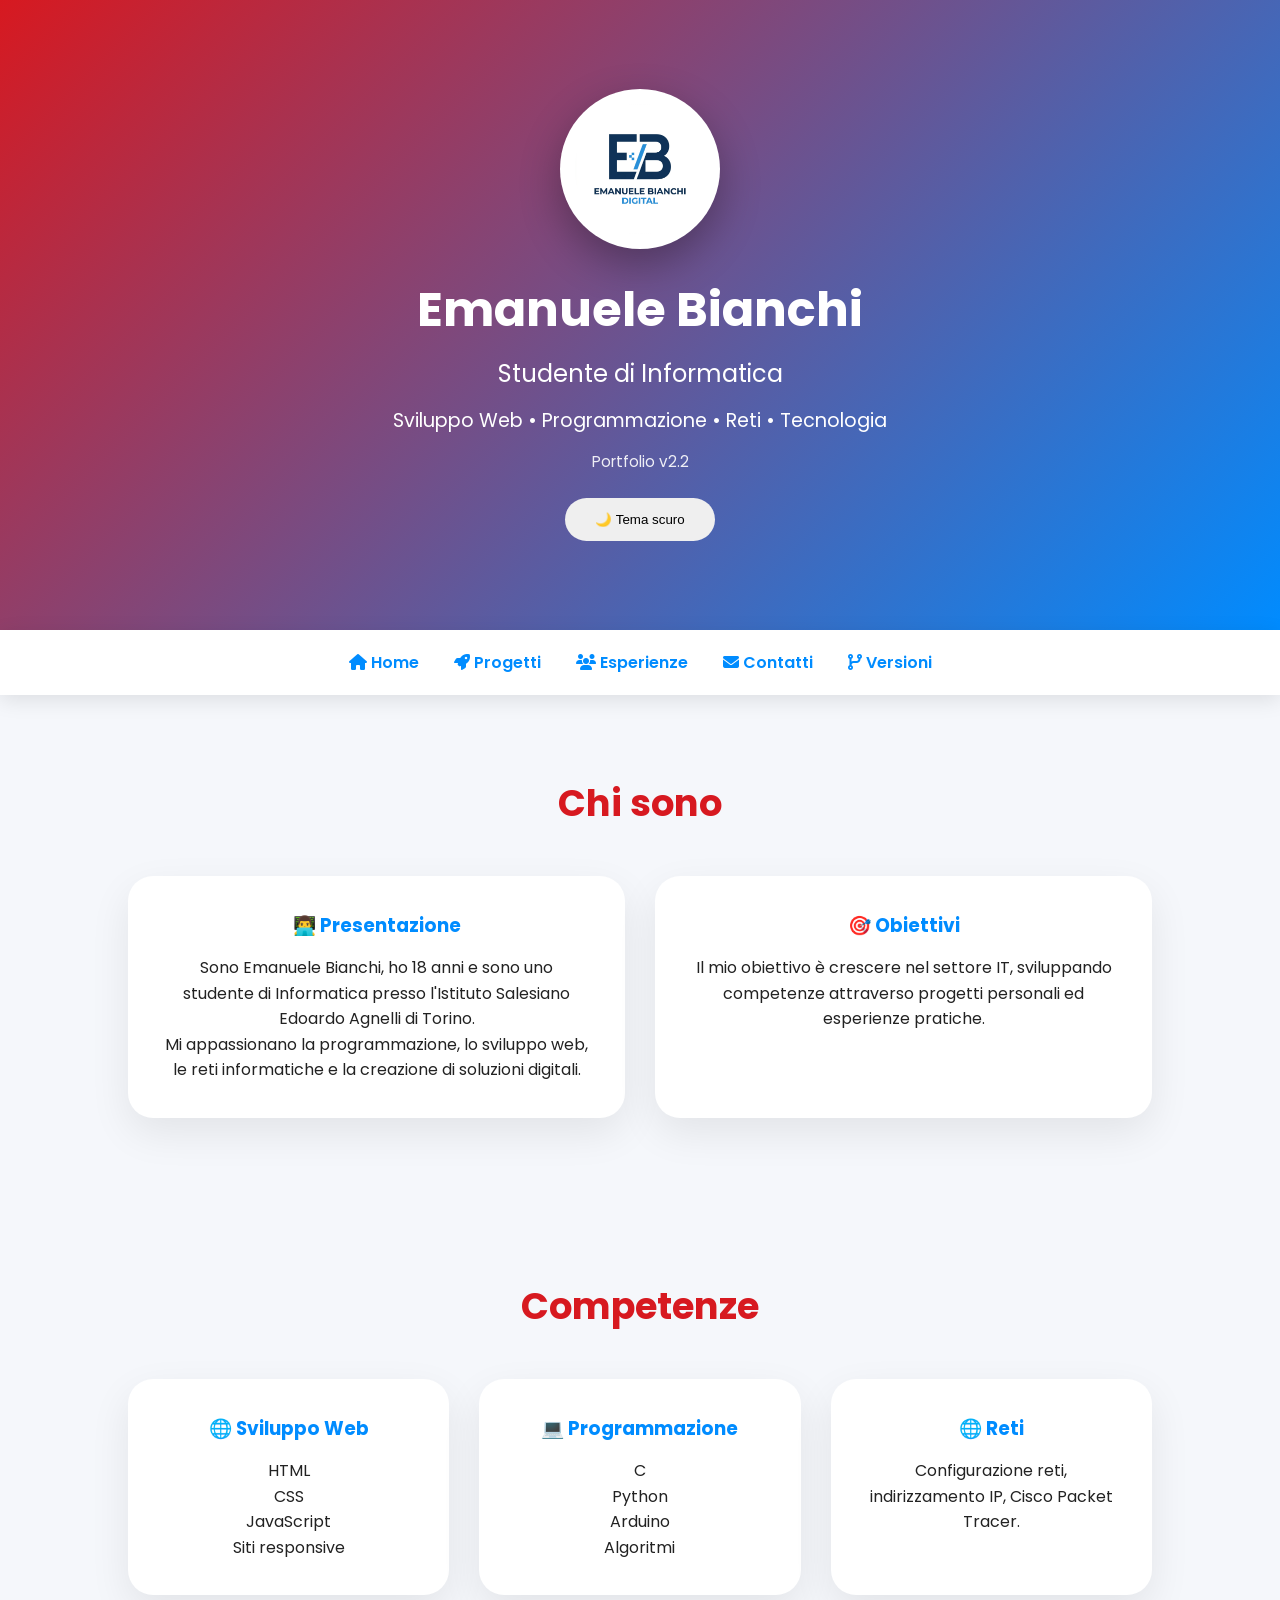
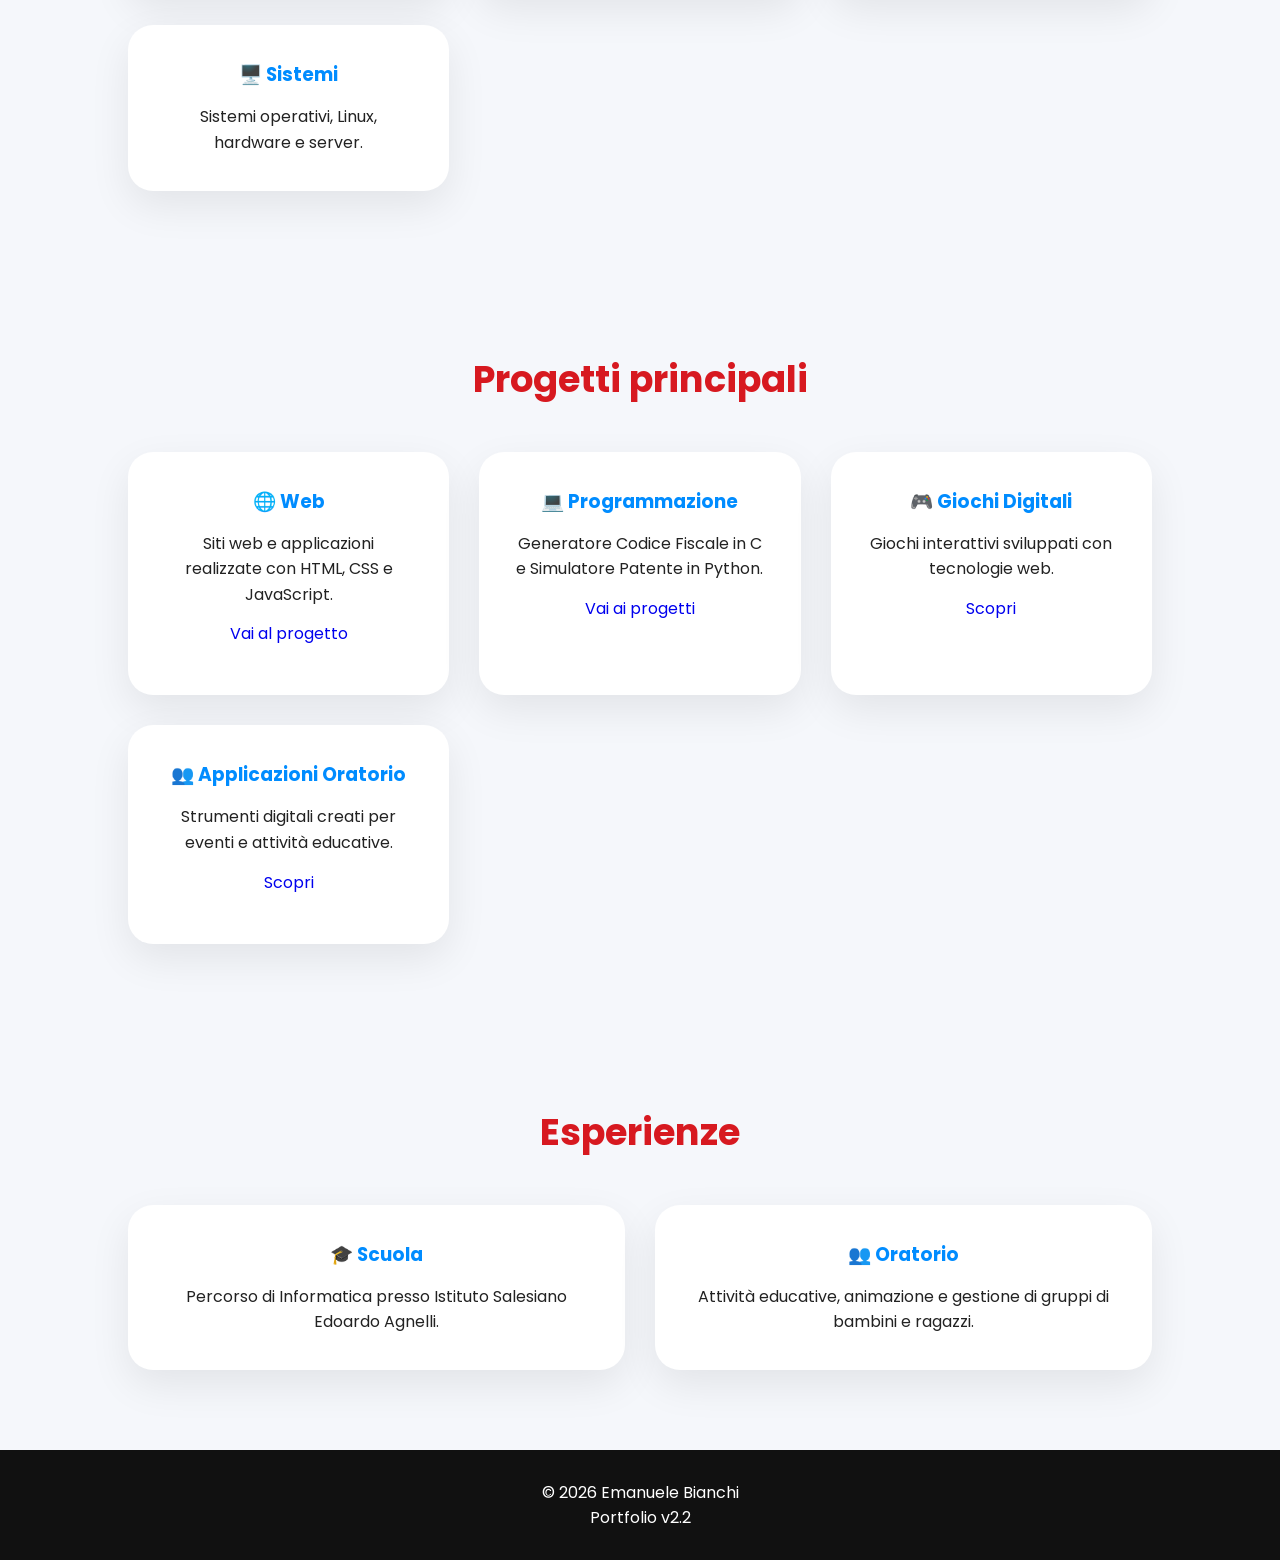
<file: index.html>
<!DOCTYPE html>
<html lang="it">

<head>
    <meta name="google-site-verification" content="im81AcWSQ5gEaksFINZKSSuGvySCoGT-PLRkcWUuqeE" />
    <meta charset="UTF-8">
    <meta name="viewport" content="width=device-width, initial-scale=1.0">
    <title> Emanuele Bianchi | Portfolio </title>
    <meta name="description"
    content="Portfolio personale di Emanuele Bianchi, studente di Informatica appassionato di sviluppo web, programmazione e tecnologia.">
    <link rel="icon" href="img/logo.png">
    <link rel="stylesheet" href="style.css">
    <link rel="stylesheet" href="https://cdnjs.cloudflare.com/ajax/libs/font-awesome/6.5.2/css/all.min.css">
</head>

<body>
    <header>
        <img src="img/logo.png" class="logo" alt="Logo Emanuele Bianchi">
        <h1> Emanuele Bianchi </h1>
        <h2> Studente di Informatica </h2>
        <p> Sviluppo Web • Programmazione • Reti • Tecnologia </p>
        <p class="versione">  </p>
        <button id="themeToggle"> 🌙 Tema scuro </button>
    </header>

    <nav>
        <a href="index.html"><i class="fa-solid fa-house"></i> Home</a>
        <a href="progetti.html"><i class="fa-solid fa-rocket"></i> Progetti</a>
        <a href="esperienze.html"><i class="fa-solid fa-users"></i> Esperienze</a>
        <a href="contatti.html"><i class="fa-solid fa-envelope"></i> Contatti</a>
        <a href="changelog.html"><i class="fa-solid fa-code-branch"></i> Versioni</a>
    </nav>

    <section>
        <h2> Chi sono </h2>

        <div class="cards">
            <div class="card">
                <h3> 👨‍💻 Presentazione </h3>
                <p> Sono Emanuele Bianchi, ho 18 anni e sono uno studente di Informatica presso l'Istituto Salesiano Edoardo Agnelli di Torino. </p>
                <p> Mi appassionano la programmazione, lo sviluppo web, le reti informatiche e la creazione di soluzioni digitali. </p>
            </div>

            <div class="card">
                <h3> 🎯 Obiettivi </h3>
                <p> Il mio obiettivo è crescere nel settore IT, sviluppando competenze attraverso progetti personali ed esperienze pratiche. </p>
            </div>
        </div>
    </section>

    <section>
        <h2> Competenze </h2>

        <div class="cards">
            <div class="card">
                <h3> 🌐 Sviluppo Web </h3>
                <p> HTML<br> CSS<br> JavaScript<br> Siti responsive </p>
            </div>

            <div class="card">
                <h3> 💻 Programmazione </h3>
                <p> C<br> Python<br> Arduino<br> Algoritmi </p>
            </div>

            <div class="card">
                <h3> 🌐 Reti </h3>
                <p> Configurazione reti, indirizzamento IP, Cisco Packet Tracer. </p>
            </div>

            <div class="card">
                <h3> 🖥️ Sistemi </h3>
                <p> Sistemi operativi, Linux, hardware e server. </p>
            </div>
        </div>
    </section>

    <section>
        <h2> Progetti principali </h2>

        <div class="cards">
            <div class="card">
                <h3> 🌐 Web </h3>
                <p> Siti web e applicazioni realizzate con HTML, CSS e JavaScript. </p>
                <a class="btn" href="web.html"> Vai al progetto </a>
            </div>

            <div class="card">
                <h3> 💻 Programmazione </h3>
                <p> Generatore Codice Fiscale in C e Simulatore Patente in Python. </p>
                <a class="btn" href="programmazione.html"> Vai ai progetti </a>
            </div>

            <div class="card">
                <h3> 🎮 Giochi Digitali </h3>
                <p> Giochi interattivi sviluppati con tecnologie web. </p>
                <a class="btn" href="giochi.html"> Scopri </a>
            </div>

            <div class="card">
                <h3> 👥 Applicazioni Oratorio </h3>
                <p> Strumenti digitali creati per eventi e attività educative. </p>
                <a class="btn" href="oratorio.html"> Scopri </a>
            </div>
        </div>
    </section>

    <section>
        <h2> Esperienze </h2>

        <div class="cards">
            <div class="card">
                <h3> 🎓 Scuola </h3>
                <p> Percorso di Informatica presso Istituto Salesiano Edoardo Agnelli. </p>
            </div>

            <div class="card">
                <h3> 👥 Oratorio </h3>
                <p> Attività educative, animazione e gestione di gruppi di bambini e ragazzi. </p>
            </div>
        </div>
    </section>

    <footer>

    </footer>

    <script src="script.js"></script>
</body>

</html>
</file>
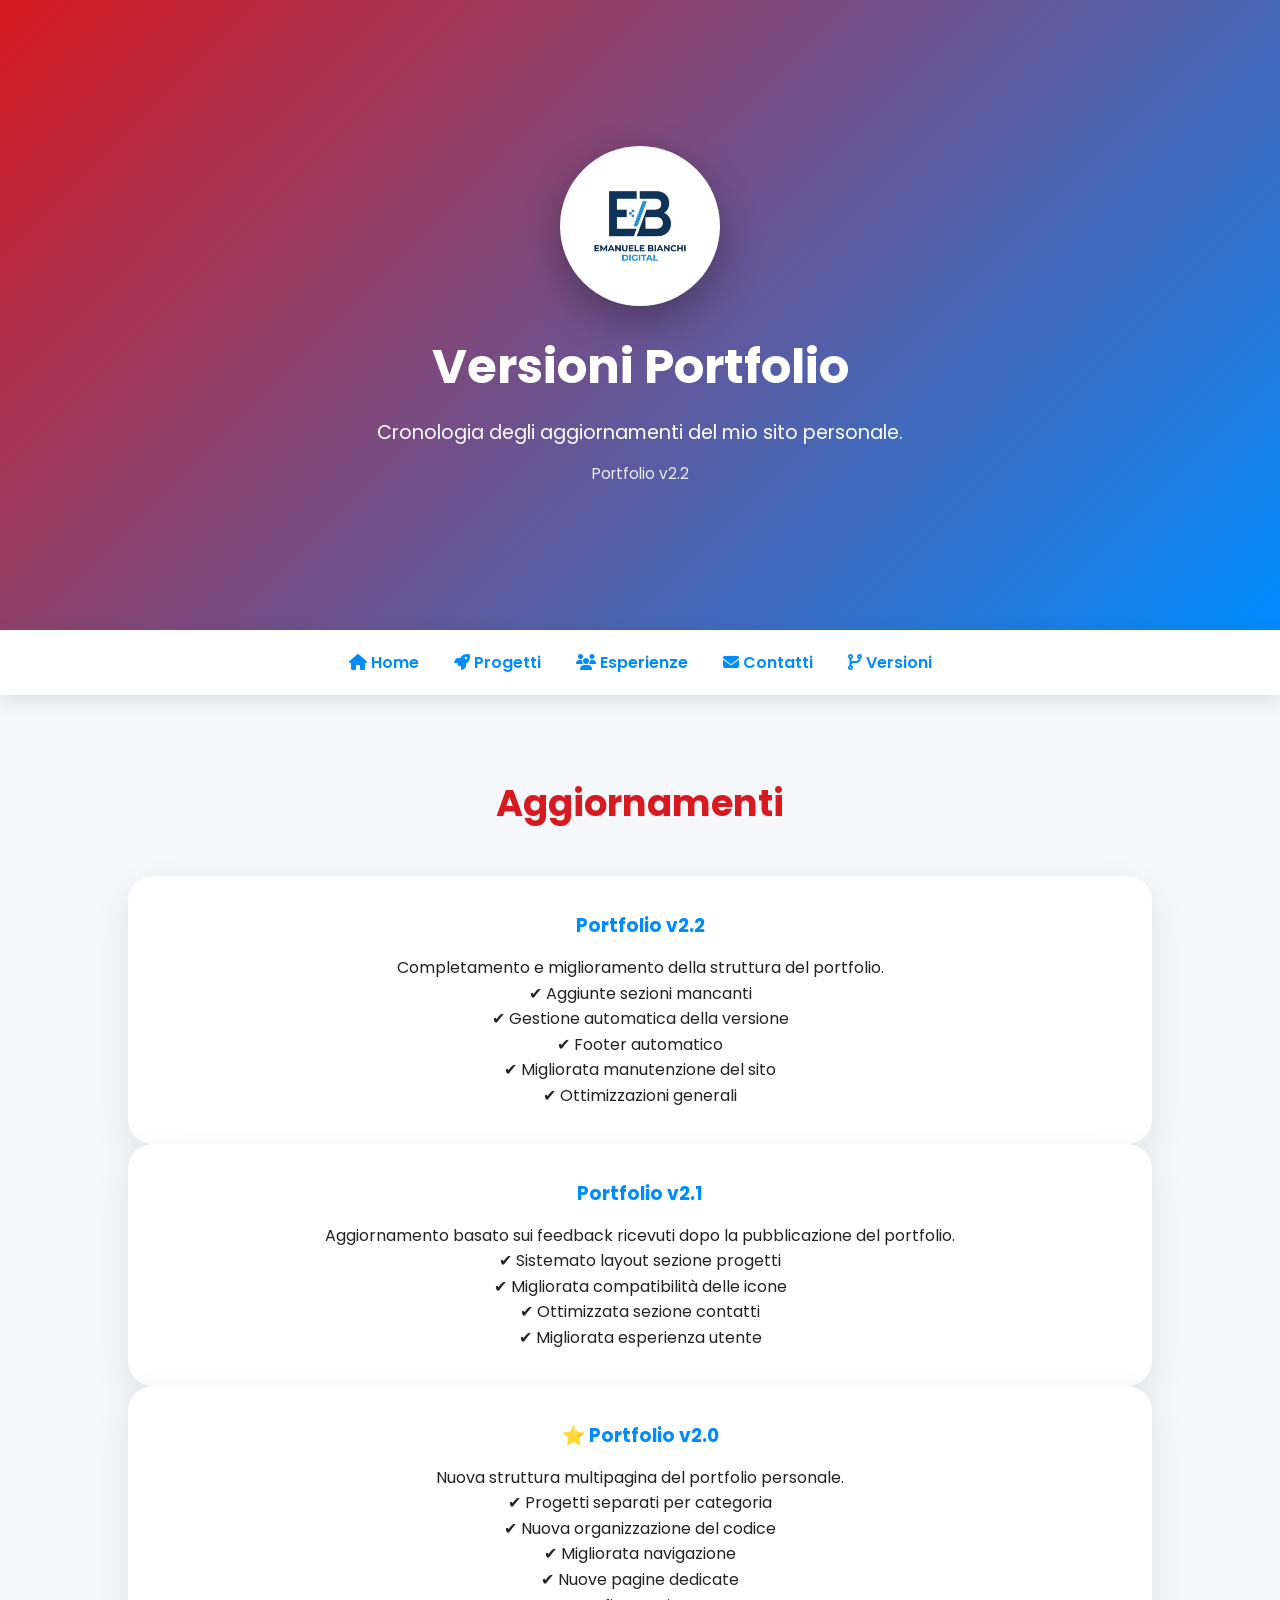
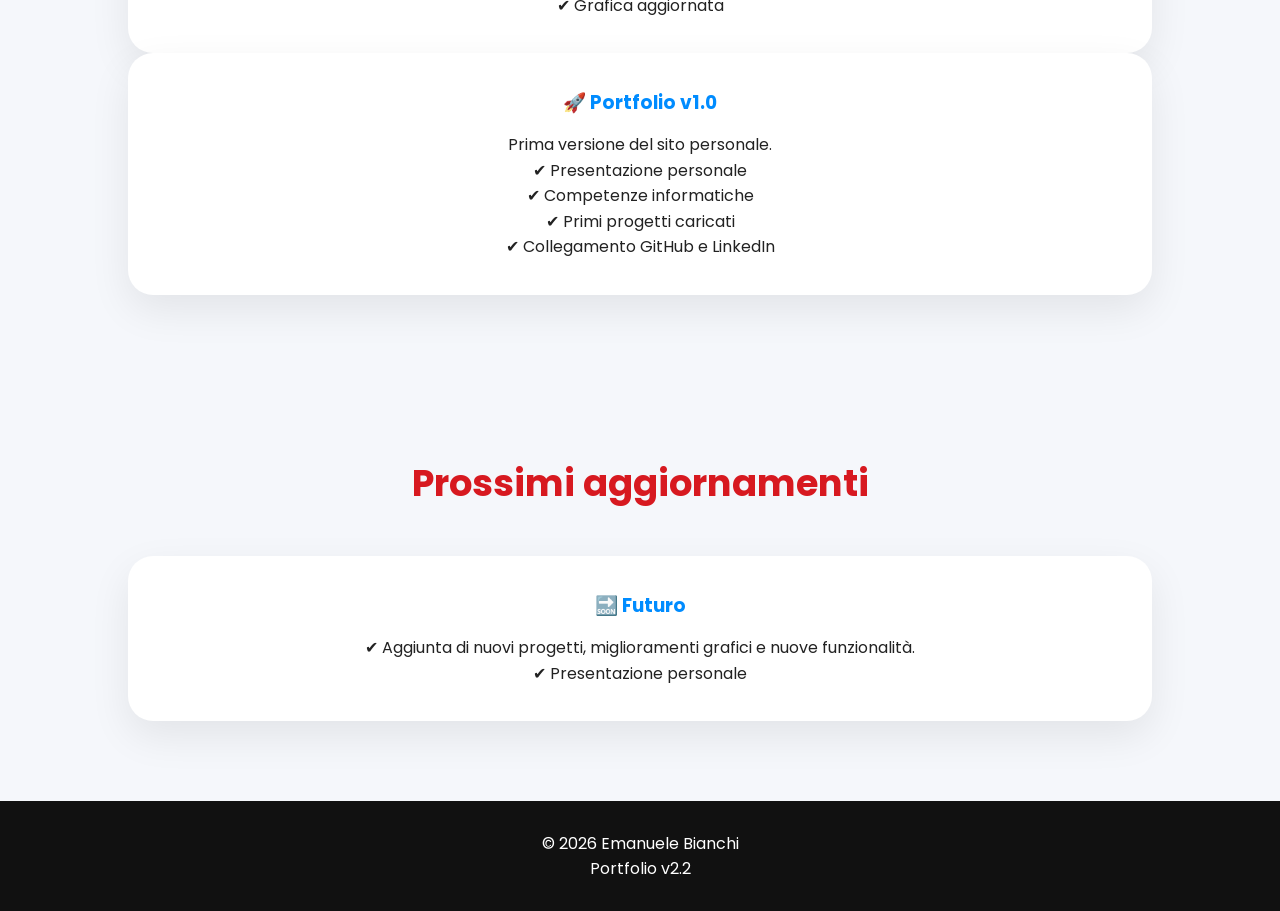
<file: changelog.html>
<!DOCTYPE html>
<html lang="it">

<head>
    <meta charset="UTF-8">
    <meta name="viewport" content="width=device-width, initial-scale=1.0">

    <title>Versioni | Emanuele Bianchi</title>

    <link rel="icon" href="img/logo.png">
    <link rel="stylesheet" href="style.css">
    <link rel="stylesheet" href="https://cdnjs.cloudflare.com/ajax/libs/font-awesome/6.5.2/css/all.min.css">
</head>

<body>
    <header>
        <img src="img/logo.png" class="logo" alt="Logo Emanuele Bianchi">
        <h1> Versioni Portfolio </h1>
        <p> Cronologia degli aggiornamenti del mio sito personale. </p>
        <p class="versione"> </p>
    </header>

    <nav>
        <a href="index.html"><i class="fa-solid fa-house"></i> Home</a>
        <a href="progetti.html"><i class="fa-solid fa-rocket"></i> Progetti</a>
        <a href="esperienze.html"><i class="fa-solid fa-users"></i> Esperienze</a>
        <a href="contatti.html"><i class="fa-solid fa-envelope"></i> Contatti</a>
        <a href="changelog.html"><i class="fa-solid fa-code-branch"></i> Versioni</a>
    </nav>

    <section>
        <h2> Aggiornamenti </h2>
        <div class="cards"></div>
            <div class="card">
                <h3>Portfolio v2.2</h3>
                <p> Completamento e miglioramento della struttura del portfolio. </p>
                <p>
                    ✔ Aggiunte sezioni mancanti<br>
                    ✔ Gestione automatica della versione<br>
                    ✔ Footer automatico<br>
                    ✔ Migliorata manutenzione del sito<br>
                    ✔ Ottimizzazioni generali
                </p>
            </div>

            <div class="card">
                <h3> Portfolio v2.1 </h3>
                <p> Aggiornamento basato sui feedback ricevuti dopo la pubblicazione del portfolio. </p>
                <p>
                    ✔ Sistemato layout sezione progetti<br>
                    ✔ Migliorata compatibilità delle icone<br>
                    ✔ Ottimizzata sezione contatti<br>
                    ✔ Migliorata esperienza utente
                </p>
            </div>

            <div class="card">
                <h3> ⭐ Portfolio v2.0 </h3>
                <p> Nuova struttura multipagina del portfolio personale. </p>
                <p>
                    ✔ Progetti separati per categoria<br>
                    ✔ Nuova organizzazione del codice<br>
                    ✔ Migliorata navigazione<br>
                    ✔ Nuove pagine dedicate<br>
                    ✔ Grafica aggiornata
                </p>
            </div>

            <div class="card">
                <h3> 🚀 Portfolio v1.0 </h3>
                <p> Prima versione del sito personale. </p>
                <p>
                    ✔ Presentazione personale<br>
                    ✔ Competenze informatiche<br>
                    ✔ Primi progetti caricati<br>
                    ✔ Collegamento GitHub e LinkedIn
                </p>
            </div>
        </div>
    </section>

    <section>
        <h2> Prossimi aggiornamenti </h2>

        <div class="cards">
            <div class="card">
                <h3> 🔜 Futuro </h3>
                <p> ✔ Aggiunta di nuovi progetti, miglioramenti grafici e nuove funzionalità.<br>
                    ✔ Presentazione personale
                </p>
            </div>
        </div>
    </section>

    <footer>
        
    </footer>

    <script src="script.js"></script>
</body>

</html>
</file>
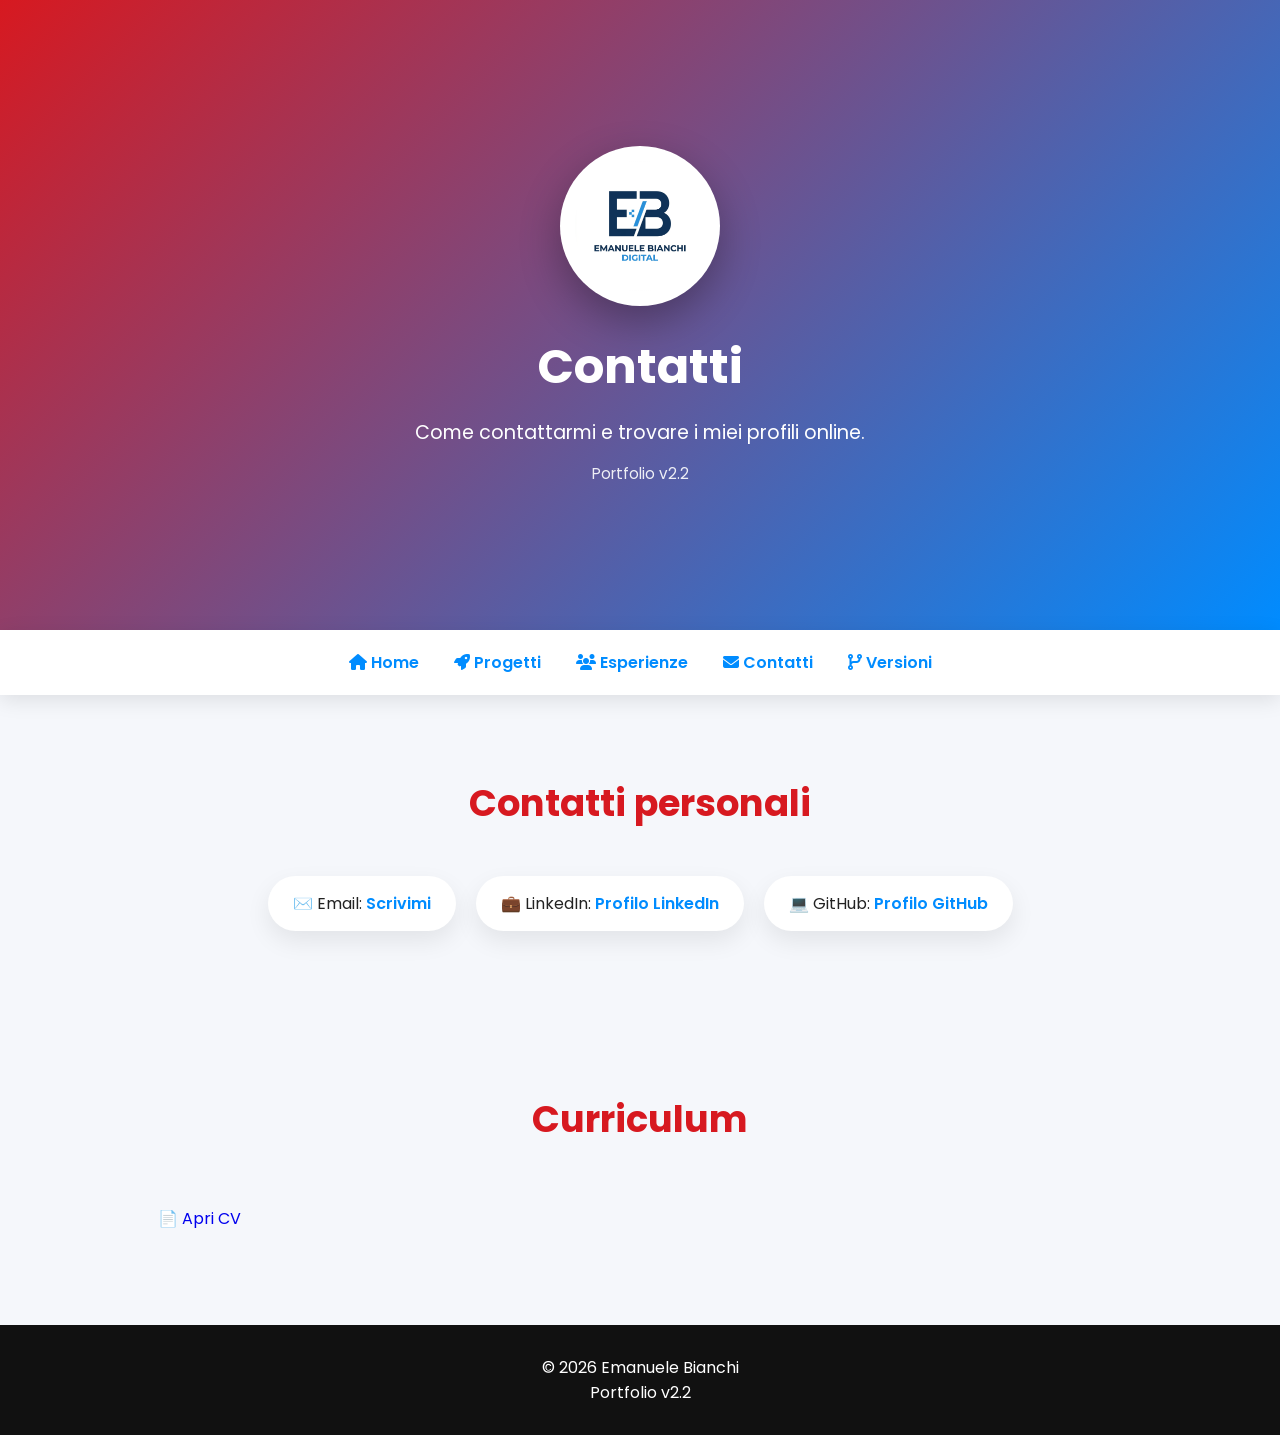
<file: contatti.html>
<!DOCTYPE html>
<html lang="it">

<head>
    <meta charset="UTF-8">
    <meta name="viewport" content="width=device-width, initial-scale=1.0">

    <title>Contatti | Emanuele Bianchi</title>

    <link rel="icon" href="img/logo.png">
    <link rel="stylesheet" href="style.css">
    <link rel="stylesheet" href="https://cdnjs.cloudflare.com/ajax/libs/font-awesome/6.5.2/css/all.min.css">
</head>

<body>
    <header>
        <img src="img/logo.png" class="logo" alt="Logo">
        <h1> Contatti </h1>
        <p> Come contattarmi e trovare i miei profili online. </p>
        <p class="versione">  </p>
    </header>

    <nav>
        <a href="index.html"><i class="fa-solid fa-house"></i> Home</a>
        <a href="progetti.html"><i class="fa-solid fa-rocket"></i> Progetti</a>
        <a href="esperienze.html"><i class="fa-solid fa-users"></i> Esperienze</a>
        <a href="contatti.html"><i class="fa-solid fa-envelope"></i> Contatti</a>
        <a href="changelog.html"><i class="fa-solid fa-code-branch"></i> Versioni</a>
    </nav>

    <section>
        <h2> Contatti personali </h2>

        <div class="contact-box">
            <p>
                ✉️ Email:
                <a href="mailto:emanuele.bianchi.dev@gmail.com"> Scrivimi </a>
            </p>

            <p>
                💼 LinkedIn:
                <a href="https://www.linkedin.com/in/emanuele-bianchi-b7b736336/" target="_blank"> Profilo LinkedIn </a>
            </p>

            <p>
                💻 GitHub:
                <a href="https://github.com/EmanueleBianchiDev" target="_blank"> Profilo GitHub </a>
            </p>
        </div>
    </section>

    <section>
        <h2> Curriculum </h2>

        <a class="btn" href="cv-emanuele-bianchi.pdf" target="_blank"> 📄 Apri CV </a>
    </section>

    <footer>
        
    </footer>

    <script src="script.js"></script>
</body>

</html>
</file>
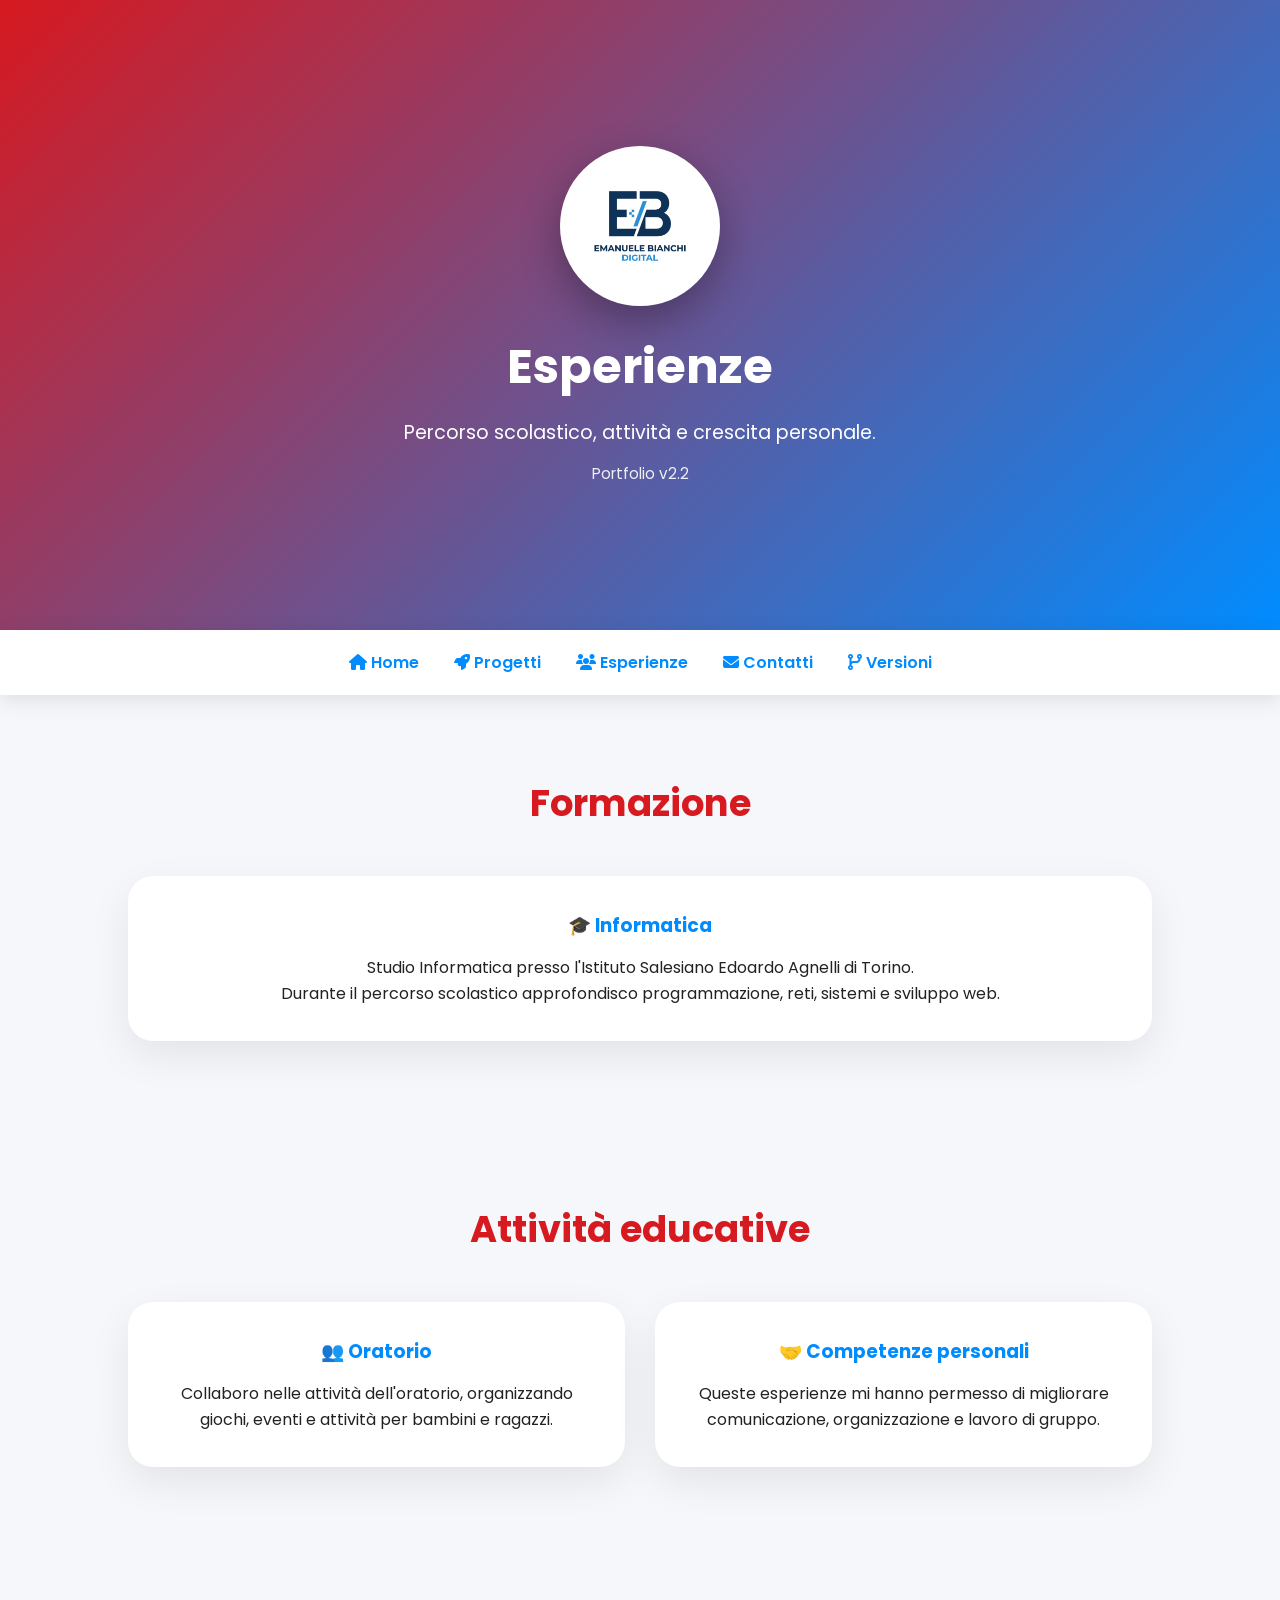
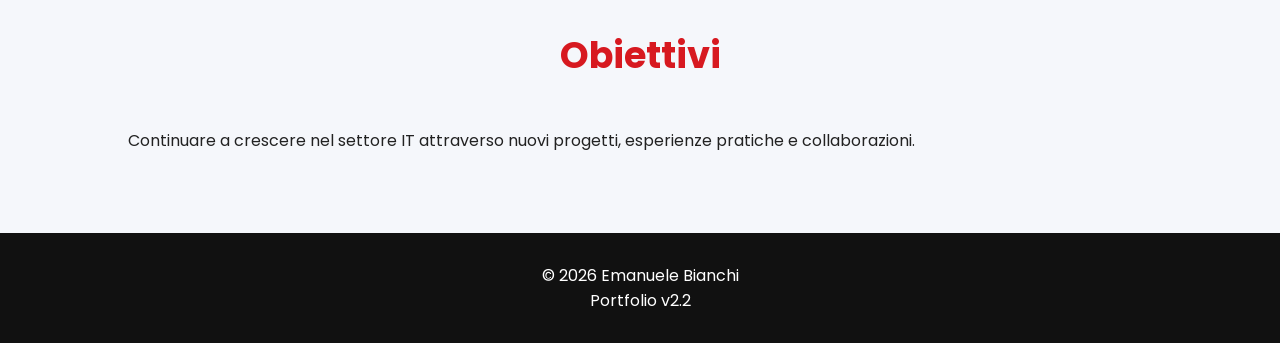
<file: esperienze.html>
<!DOCTYPE html>
<html lang="it">

<head>
    <meta charset="UTF-8">
    <meta name="viewport" content="width=device-width, initial-scale=1.0">

    <title>Esperienze | Emanuele Bianchi</title>

    <link rel="icon" href="img/logo.png">
    <link rel="stylesheet" href="style.css">
    <link rel="stylesheet" href="https://cdnjs.cloudflare.com/ajax/libs/font-awesome/6.5.2/css/all.min.css">
</head>

<body>
    <header>
        <img src="img/logo.png" class="logo" alt="Logo">
        <h1> Esperienze </h1>
        <p> Percorso scolastico, attività e crescita personale. </p>
        <p class="versione">  </p>
    </header>

    <nav>
        <a href="index.html"><i class="fa-solid fa-house"></i> Home</a>
        <a href="progetti.html"><i class="fa-solid fa-rocket"></i> Progetti</a>
        <a href="esperienze.html"><i class="fa-solid fa-users"></i> Esperienze</a>
        <a href="contatti.html"><i class="fa-solid fa-envelope"></i> Contatti</a>
        <a href="changelog.html"><i class="fa-solid fa-code-branch"></i> Versioni</a>
    </nav>

    <section>
        <h2> Formazione </h2>

        <div class="cards">
            <div class="card">
                <h3> 🎓 Informatica </h3>
                <p> Studio Informatica presso l'Istituto Salesiano Edoardo Agnelli di Torino. </p>
                <p> Durante il percorso scolastico approfondisco programmazione, reti, sistemi e sviluppo web. </p>
            </div>
        </div>
    </section>

    <section>
        <h2> Attività educative </h2>

        <div class="cards">
            <div class="card">
                <h3> 👥 Oratorio </h3>
                <p> Collaboro nelle attività dell'oratorio, organizzando giochi, eventi e attività per bambini e ragazzi. </p>
            </div>

            <div class="card">
                <h3> 🤝 Competenze personali </h3>
                <p> Queste esperienze mi hanno permesso di migliorare comunicazione, organizzazione e lavoro di gruppo. </p>
            </div>
        </div>
    </section>

    <section>
        <h2> Obiettivi </h2>

        <p> Continuare a crescere nel settore IT attraverso nuovi progetti, esperienze pratiche e collaborazioni. </p>
    </section>

    <footer>
        
    </footer>

    <script src="script.js"></script>
</body>

</html>
</file>
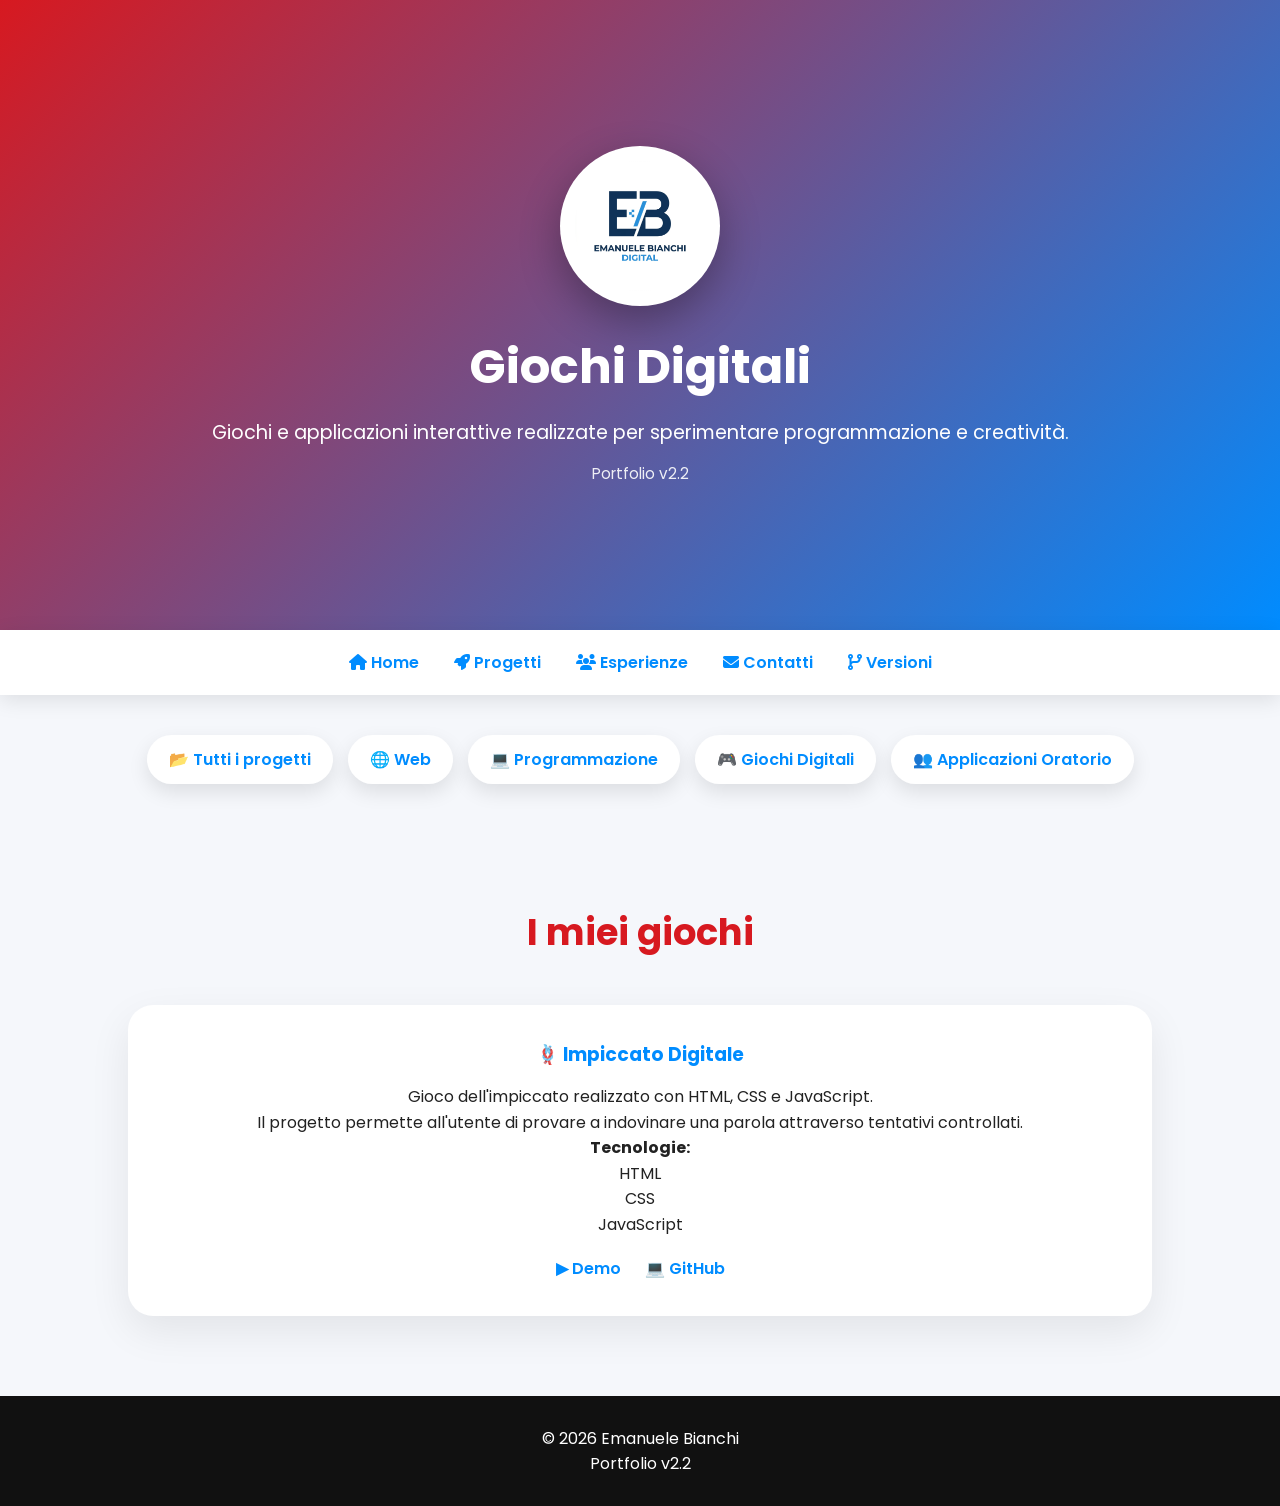
<file: giochi.html>
<!DOCTYPE html>
<html lang="it">

<head>
    <meta charset="UTF-8">
    <meta name="viewport" content="width=device-width, initial-scale=1.0">

    <title>Giochi Digitali | Emanuele Bianchi</title>

    <link rel="icon" href="img/logo.png">
    <link rel="stylesheet" href="style.css">
    <link rel="stylesheet" href="https://cdnjs.cloudflare.com/ajax/libs/font-awesome/6.5.2/css/all.min.css">
</head>

<body>
    <header>
        <img src="img/logo.png" class="logo" alt="Logo Emanuele Bianchi">
        <h1> Giochi Digitali </h1>
        <p> Giochi e applicazioni interattive realizzate per sperimentare programmazione e creatività. </p>
        <p class="versione">  </p>
    </header>

    <nav>
        <a href="index.html"><i class="fa-solid fa-house"></i> Home</a>
        <a href="progetti.html"><i class="fa-solid fa-rocket"></i> Progetti</a>
        <a href="esperienze.html"><i class="fa-solid fa-users"></i> Esperienze</a>
        <a href="contatti.html"><i class="fa-solid fa-envelope"></i> Contatti</a>
        <a href="changelog.html"><i class="fa-solid fa-code-branch"></i> Versioni</a>
    </nav>

    <div class="project-menu">
        <a href="progetti.html"> 📂 Tutti i progetti </a>
        <a href="web.html"> 🌐 Web </a>
        <a href="programmazione.html"> 💻 Programmazione </a>
        <a href="giochi.html"> 🎮 Giochi Digitali </a>
        <a href="oratorio.html"> 👥 Applicazioni Oratorio </a>
    </div>

    <section>
        <h2> I miei giochi </h2>

        <div class="cards">
            <div class="card">
                <h3> 🪢 Impiccato Digitale </h3>
                <p>
                    Gioco dell'impiccato realizzato con HTML, CSS e JavaScript.<br>
                    Il progetto permette all'utente di provare a indovinare una parola attraverso tentativi controllati.
                </p>

                <p>
                    <strong>Tecnologie:</strong><br>
                    HTML<br>
                    CSS<br>
                    JavaScript
                </p>

                <div class="project-links">
                    <a class="project-link" href="https://emanuelebianchidev.github.io/Impiccato/" target="_blank" rel="noopener noreferrer"> ▶ Demo </a>
                    <br>
                    <a class="project-link" href="https://github.com/EmanueleBianchiDev/Impiccato.git" target="_blank" rel="noopener noreferrer"> 💻 GitHub </a>
                </div>
 </section>

    <footer>

    </footer>

    <script src="script.js"></script>
</body>

</html>
</file>
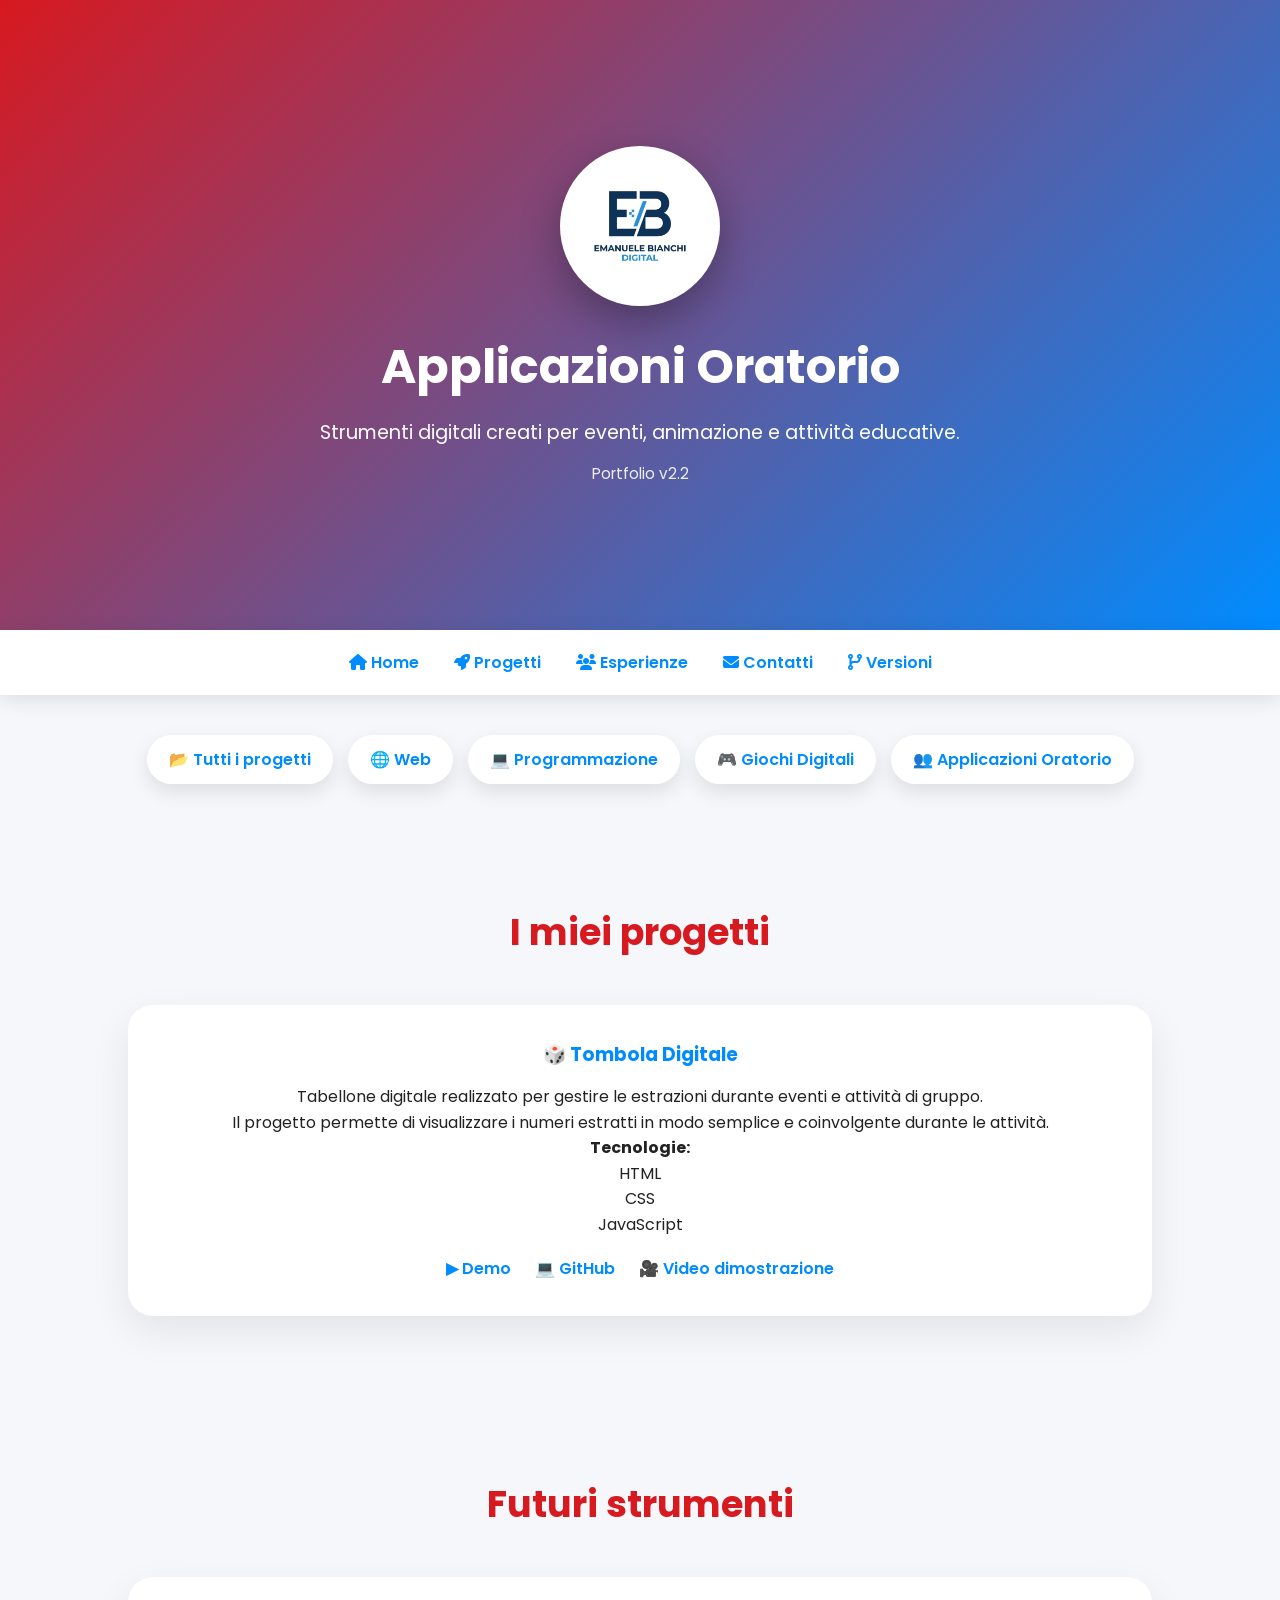
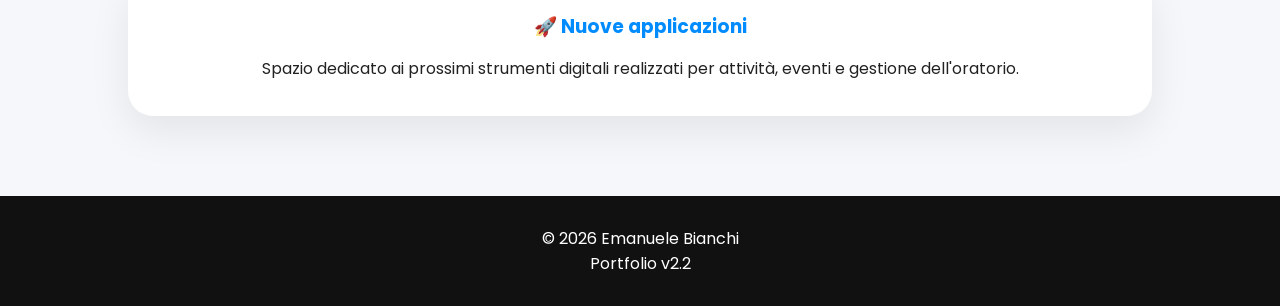
<file: oratorio.html>
<!DOCTYPE html>
<html lang="it">

<head>
    <meta charset="UTF-8">
    <meta name="viewport" content="width=device-width, initial-scale=1.0">

    <title>Applicazioni Oratorio | Emanuele Bianchi</title>

    <link rel="icon" href="img/logo.png">
    <link rel="stylesheet" href="style.css">
    <link rel="stylesheet" href="https://cdnjs.cloudflare.com/ajax/libs/font-awesome/6.5.2/css/all.min.css">
</head>

<body>
    <header>
        <img src="img/logo.png" class="logo" alt="Logo Emanuele Bianchi">
        <h1> Applicazioni Oratorio </h1>
        <p> Strumenti digitali creati per eventi, animazione e attività educative. </p>
        <p class="versione">  </p>
    </header>

    <nav>
        <a href="index.html"><i class="fa-solid fa-house"></i> Home</a>
        <a href="progetti.html"><i class="fa-solid fa-rocket"></i> Progetti</a>
        <a href="esperienze.html"><i class="fa-solid fa-users"></i> Esperienze</a>
        <a href="contatti.html"><i class="fa-solid fa-envelope"></i> Contatti</a>
        <a href="changelog.html"><i class="fa-solid fa-code-branch"></i> Versioni</a>
    </nav>

    <div class="project-menu">
        <a href="progetti.html"> 📂 Tutti i progetti </a>
        <a href="web.html"> 🌐 Web </a>
        <a href="programmazione.html"> 💻 Programmazione </a>
        <a href="giochi.html"> 🎮 Giochi Digitali </a>
        <a href="oratorio.html"> 👥 Applicazioni Oratorio </a>
    </div>

    <section>
        <h2> I miei progetti </h2>

        <div class="cards">
            <div class="card">
                <h3> 🎲 Tombola Digitale </h3>
                <p>
                    Tabellone digitale realizzato per gestire le estrazioni durante eventi e attività di gruppo.<br>
                    Il progetto permette di visualizzare i numeri estratti in modo semplice e coinvolgente durante le attività.
                </p>

                <p>
                    <strong>Tecnologie:</strong><br>
                    HTML<br>
                    CSS<br>
                    JavaScript
                </p>

                <div class="project-links">
                    <a class="project-link" href="https://emanuelebianchidev.github.io/TombolaDigitale/" target="_blank" rel="noopener noreferrer"> ▶ Demo </a>
                    <br>
                    <a class="project-link" href="https://github.com/EmanueleBianchiDev/TombolaDigitale" target="_blank" rel="noopener noreferrer"> 💻 GitHub </a>
                    <br>
                    <a class="project-link" href="video/tombola.mp4" target="_blank" rel="noopener noreferrer"> 🎥 Video dimostrazione </a>
                </div>
            </div>
        </div>
    </section>

    <section>
        <h2> Futuri strumenti </h2>

        <div class="cards">
            <div class="card">
                <h3> 🚀 Nuove applicazioni </h3>
                <p> Spazio dedicato ai prossimi strumenti digitali realizzati per attività, eventi e gestione dell'oratorio. </p>
            </div>
        </div>
    </section>

    <footer>

    </footer>

    <script src="script.js"></script>
</body>

</html>
</file>
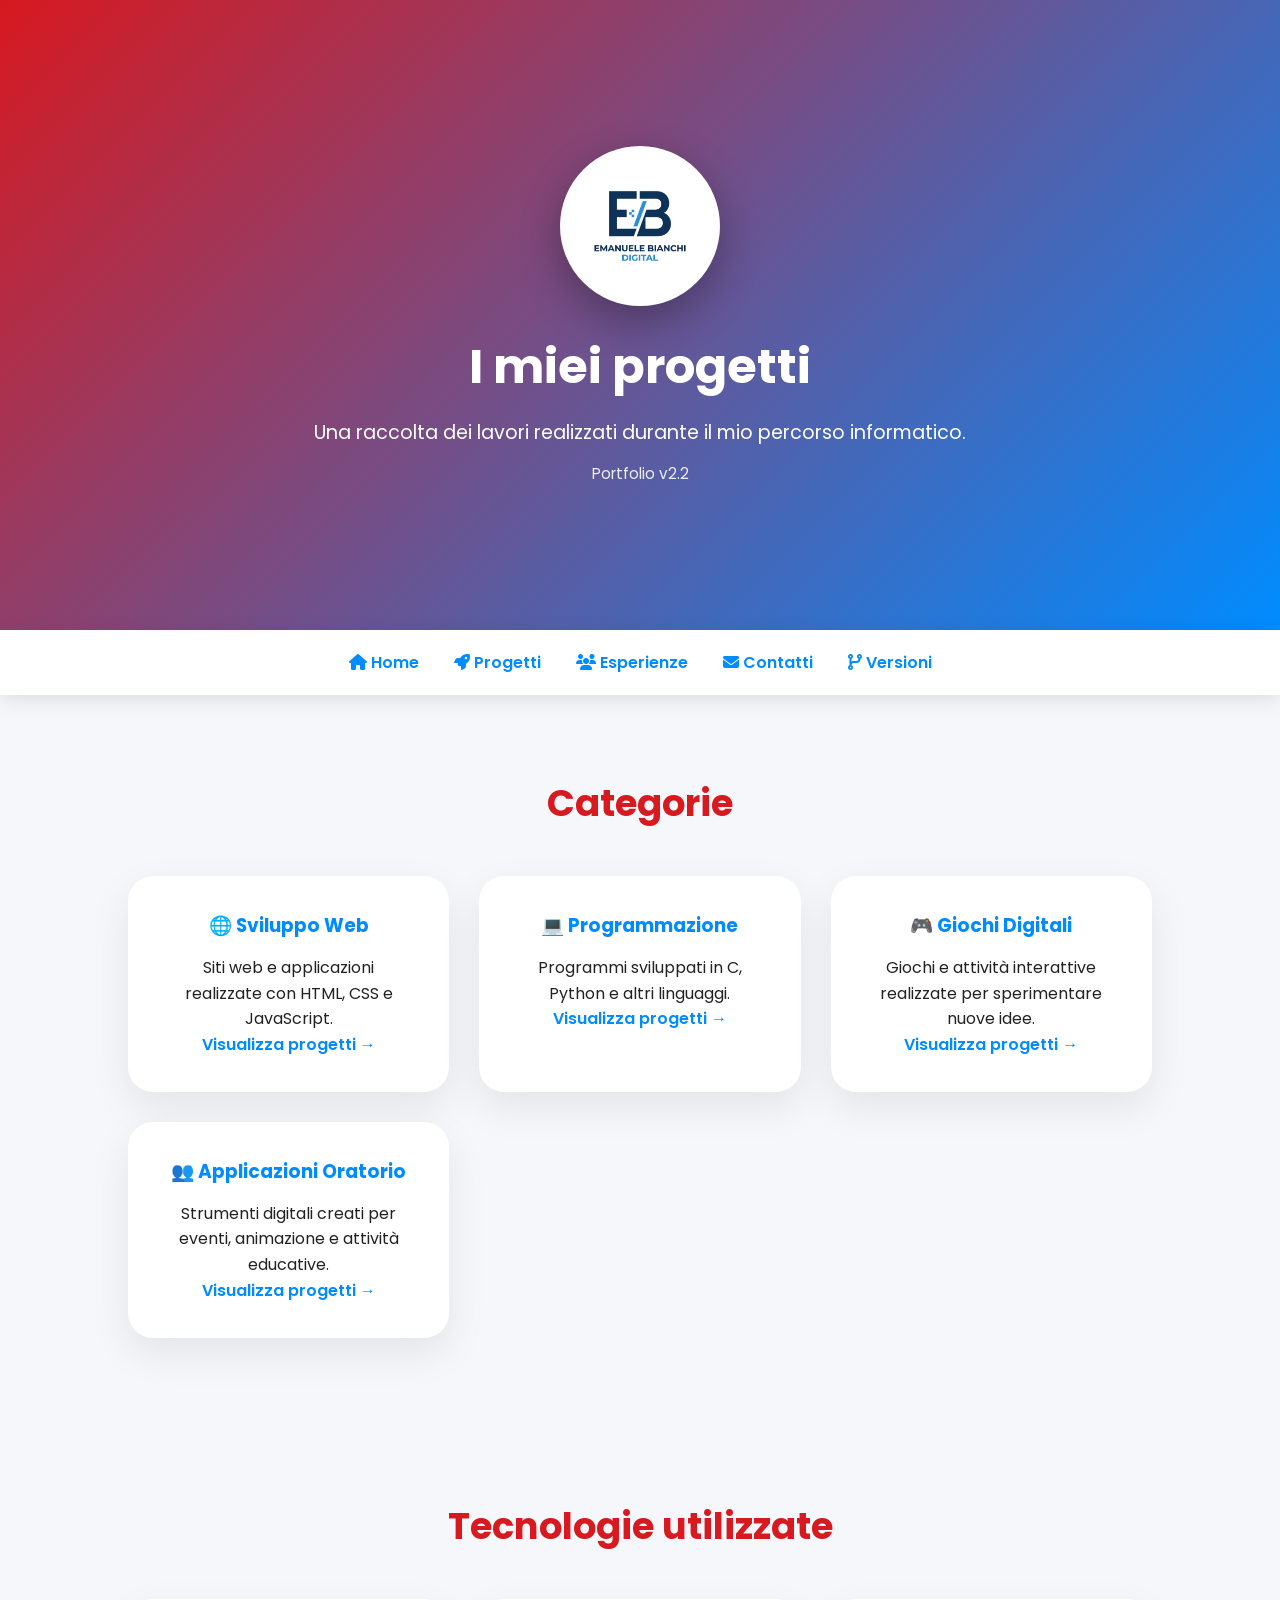
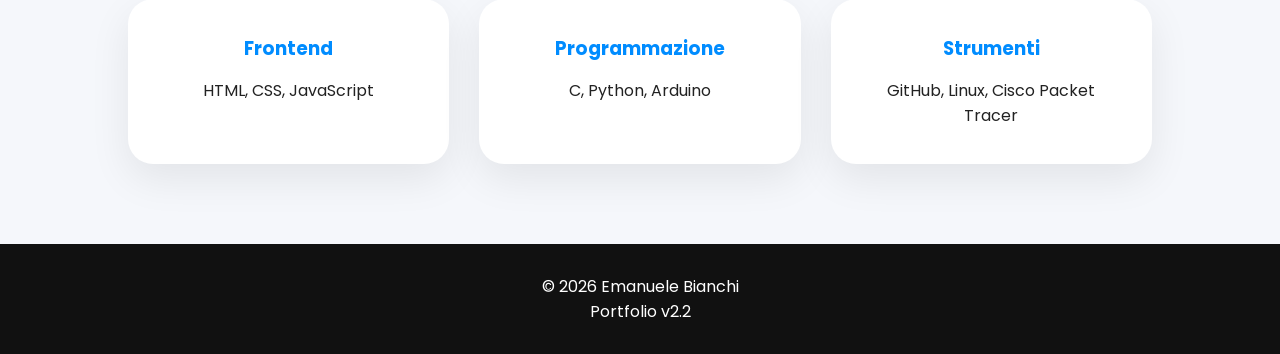
<file: progetti.html>
<!DOCTYPE html>
<html lang="it">

<head>
    <meta charset="UTF-8">
    <meta name="viewport" content="width=device-width, initial-scale=1.0">

    <title>Progetti | Emanuele Bianchi</title>

    <link rel="icon" href="img/logo.png">
    <link rel="stylesheet" href="style.css">
    <link rel="stylesheet" href="https://cdnjs.cloudflare.com/ajax/libs/font-awesome/6.5.2/css/all.min.css">
</head>

<body>
    <header>
        <img src="img/logo.png" class="logo" alt="Logo Emanuele Bianchi">
        <h1> I miei progetti </h1>
        <p> Una raccolta dei lavori realizzati durante il mio percorso informatico. </p>
        <p class="versione">  </p>
    </header>

    <nav>
        <a href="index.html"><i class="fa-solid fa-house"></i> Home</a>
        <a href="progetti.html"><i class="fa-solid fa-rocket"></i> Progetti</a>
        <a href="esperienze.html"><i class="fa-solid fa-users"></i> Esperienze</a>
        <a href="contatti.html"><i class="fa-solid fa-envelope"></i> Contatti</a>
        <a href="changelog.html"><i class="fa-solid fa-code-branch"></i> Versioni</a>
    </nav>

    <section>
        <h2> Categorie </h2>

        <div class="cards">
            <div class="card">
                <h3> 🌐 Sviluppo Web </h3>
                <p> Siti web e applicazioni realizzate con HTML, CSS e JavaScript. </p>
                <a class="project-link" href="web.html"> Visualizza progetti → </a>
            </div>

            <div class="card">
                <h3> 💻 Programmazione </h3>
                <p> Programmi sviluppati in C, Python e altri linguaggi. </p>
                <a class="project-link" href="programmazione.html"> Visualizza progetti → </a>
            </div>

            <div class="card">
                <h3> 🎮 Giochi Digitali </h3>
                <p> Giochi e attività interattive realizzate per sperimentare nuove idee. </p>
                <a class="project-link" href="giochi.html"> Visualizza progetti → </a>
            </div>

            <div class="card">
                <h3> 👥 Applicazioni Oratorio </h3>
                <p> Strumenti digitali creati per eventi, animazione e attività educative. </p>
                <a class="project-link" href="oratorio.html"> Visualizza progetti → </a>
            </div>
        </div>
    </section>

    <section>
        <h2> Tecnologie utilizzate </h2>

        <div class="cards">
            <div class="card">
                <h3> Frontend </h3>
                <p> HTML, CSS, JavaScript </p>
            </div>

            <div class="card">
                <h3> Programmazione </h3>
                <p> C, Python, Arduino </p>
            </div>

            <div class="card">
                <h3> Strumenti </h3>
                <p> GitHub, Linux, Cisco Packet Tracer </p>
            </div>
        </div>
    </section>

    <footer>
        
    </footer>

    <script src="script.js"></script>
</body>

</html>
</file>
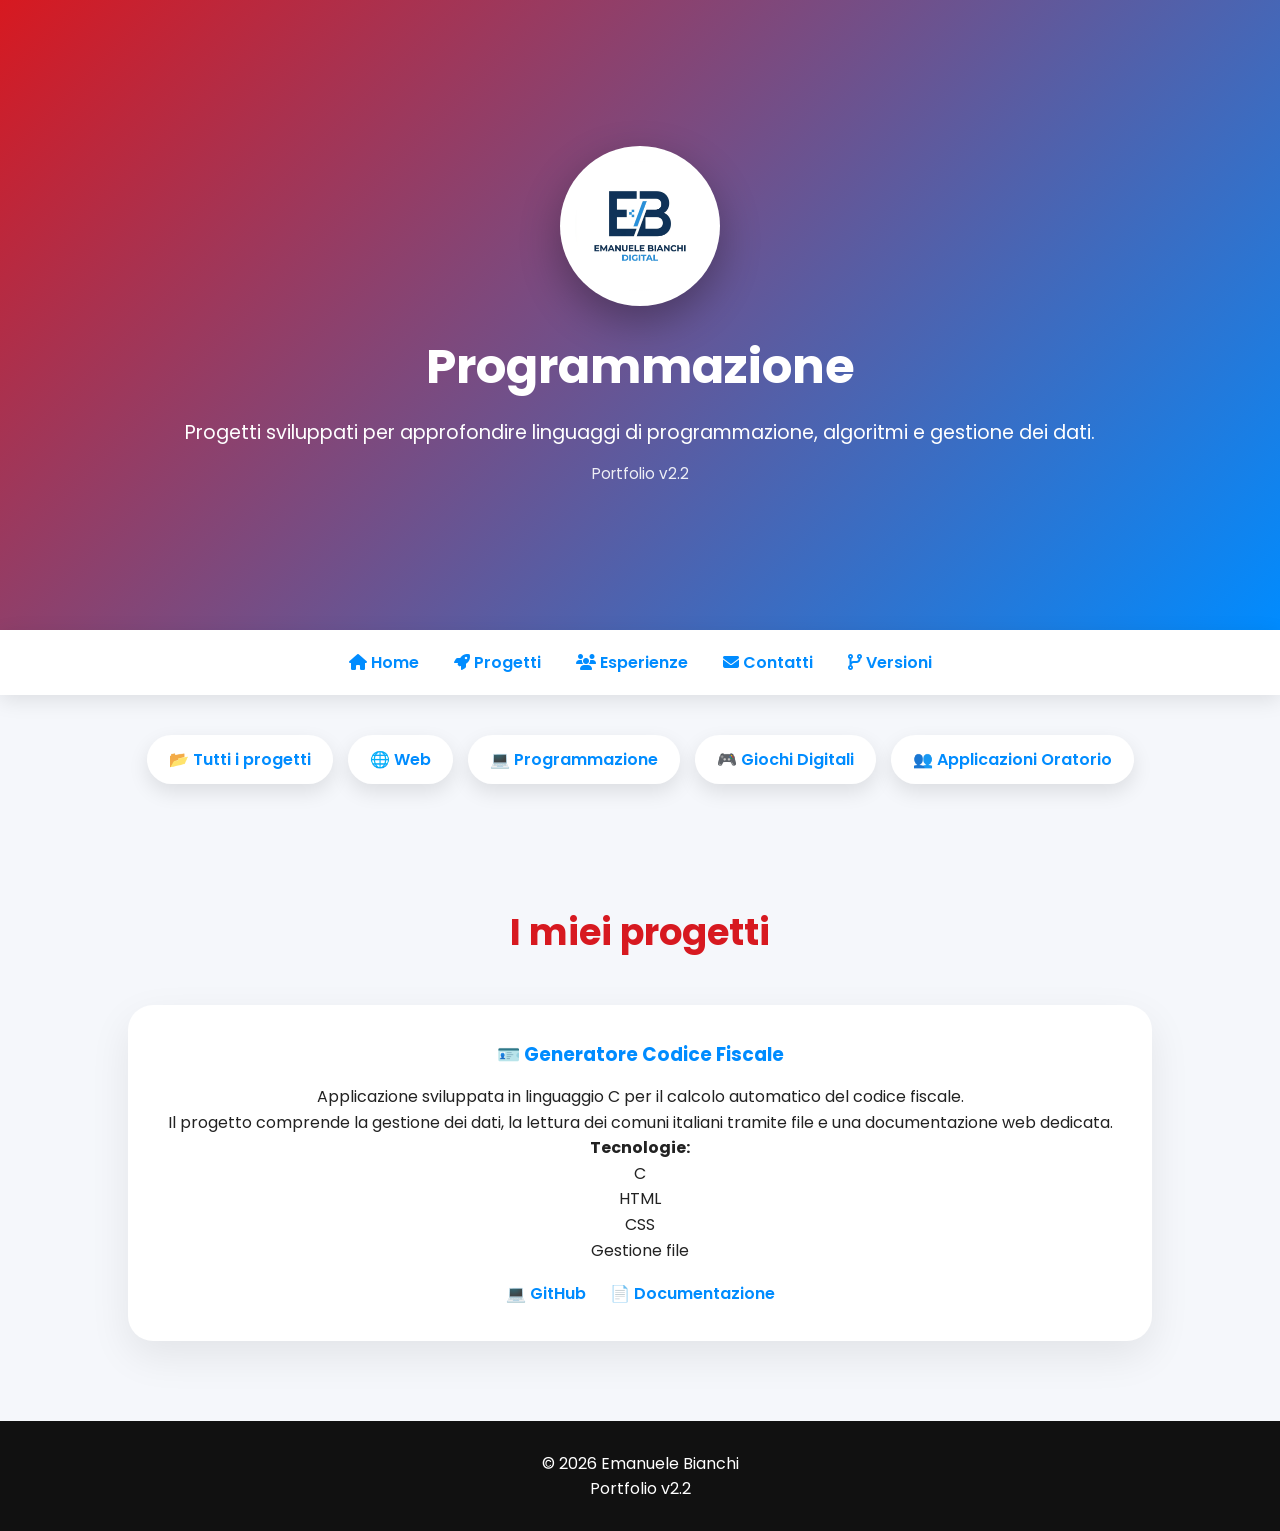
<file: programmazione.html>
<!DOCTYPE html>
<html lang="it">

<head>
    <meta charset="UTF-8">
    <meta name="viewport" content="width=device-width, initial-scale=1.0">

    <title>Programmazione | Emanuele Bianchi</title>

    <link rel="icon" href="img/logo.png">
    <link rel="stylesheet" href="style.css">
    <link rel="stylesheet" href="https://cdnjs.cloudflare.com/ajax/libs/font-awesome/6.5.2/css/all.min.css">
</head>

<body>
    <header>
        <img src="img/logo.png" class="logo" alt="Logo Emanuele Bianchi">
        <h1> Programmazione </h1>
        <p> Progetti sviluppati per approfondire linguaggi di programmazione, algoritmi e gestione dei dati. </p>
        <p class="versione">  </p>
    </header>

    <nav>
        <a href="index.html"><i class="fa-solid fa-house"></i> Home</a>
        <a href="progetti.html"><i class="fa-solid fa-rocket"></i> Progetti</a>
        <a href="esperienze.html"><i class="fa-solid fa-users"></i> Esperienze</a>
        <a href="contatti.html"><i class="fa-solid fa-envelope"></i> Contatti</a>
        <a href="changelog.html"><i class="fa-solid fa-code-branch"></i> Versioni</a>
    </nav>

    <div class="project-menu">
        <a href="progetti.html"> 📂 Tutti i progetti </a>
        <a href="web.html"> 🌐 Web </a>
        <a href="programmazione.html"> 💻 Programmazione </a>
        <a href="giochi.html"> 🎮 Giochi Digitali </a>
        <a href="oratorio.html"> 👥 Applicazioni Oratorio </a>
    </div>

    <section>
        <h2> I miei progetti </h2>

        <div class="cards">
            <div class="card">
                <h3> 🪪 Generatore Codice Fiscale </h3>
                <p>
                    Applicazione sviluppata in linguaggio C per il calcolo automatico del codice fiscale.<br>
                    Il progetto comprende la gestione dei dati, la lettura dei comuni italiani tramite file e una documentazione web dedicata.
                </p>

                <p>
                    <strong>Tecnologie:</strong><br>
                    C<br>
                    HTML<br>
                    CSS<br>
                    Gestione file
                </p>

                <div class="project-links">
                    <a class="project-link" href="https://github.com/EmanueleBianchiDev/Generatore-Codice-Fiscale-C" target="_blank" rel="noopener noreferrer"> 💻 GitHub </a>
                    <br>
                    <a class="project-link" href="https://emanuelebianchidev.github.io/Generatore-Codice-Fiscale-C/" target="_blank" rel="noopener noreferrer"> 📄 Documentazione </a>
                </div>
    </section>
    
    <footer>

    </footer>
    <script src="script.js"></script>
</body>

</html>
</file>
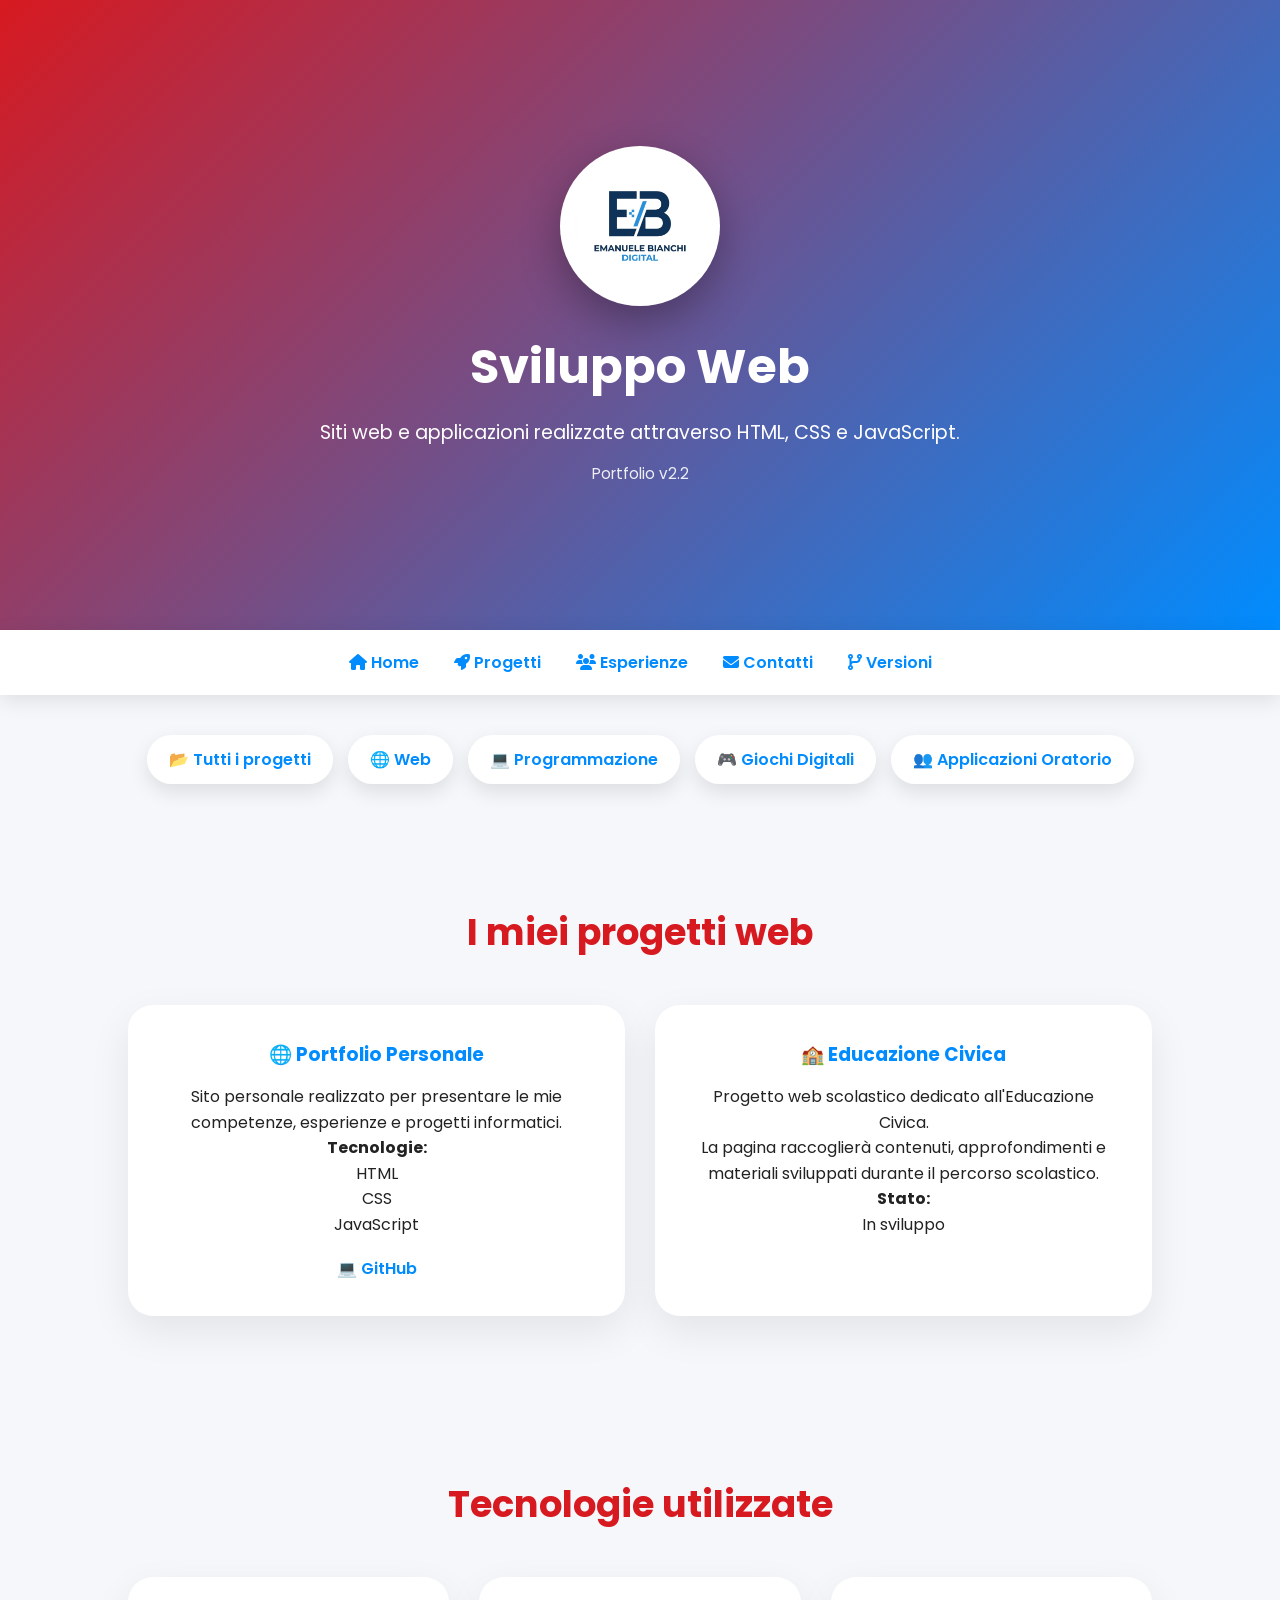
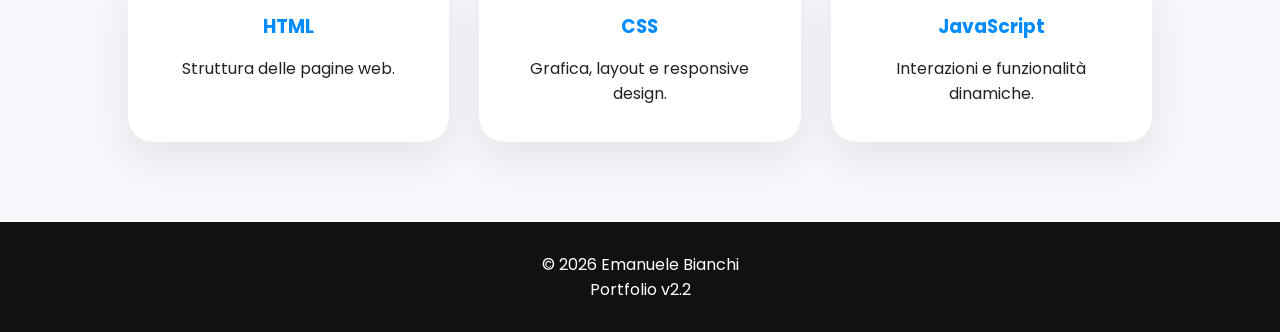
<file: web.html>
<!DOCTYPE html>
<html lang="it">

<head>
    <meta charset="UTF-8">
    <meta name="viewport" content="width=device-width, initial-scale=1.0">

    <title>Sviluppo Web | Emanuele Bianchi</title>

    <link rel="icon" href="img/logo.png">
    <link rel="stylesheet" href="style.css">
    <link rel="stylesheet" href="https://cdnjs.cloudflare.com/ajax/libs/font-awesome/6.5.2/css/all.min.css">
</head>

<body>
    <header>
        <img src="img/logo.png" class="logo" alt="Logo Emanuele Bianchi">
        <h1> Sviluppo Web </h1>
        <p> Siti web e applicazioni realizzate attraverso HTML, CSS e JavaScript. </p>
        <p class="versione">  </p>
    </header>

    <nav>
        <a href="index.html"><i class="fa-solid fa-house"></i> Home</a>
        <a href="progetti.html"><i class="fa-solid fa-rocket"></i> Progetti</a>
        <a href="esperienze.html"><i class="fa-solid fa-users"></i> Esperienze</a>
        <a href="contatti.html"><i class="fa-solid fa-envelope"></i> Contatti</a>
        <a href="changelog.html"><i class="fa-solid fa-code-branch"></i> Versioni</a>
    </nav>

    <div class="project-menu">
        <a href="progetti.html"> 📂 Tutti i progetti </a>
        <a href="web.html"> 🌐 Web </a>
        <a href="programmazione.html"> 💻 Programmazione </a>
        <a href="giochi.html"> 🎮 Giochi Digitali </a>
        <a href="oratorio.html"> 👥 Applicazioni Oratorio </a>
    </div>

    <section>
        <h2> I miei progetti web </h2>

        <div class="cards">
            <div class="card">
                <h3> 🌐 Portfolio Personale </h3>
                <p> Sito personale realizzato per presentare le mie competenze, esperienze e progetti informatici. </p>

                <p>
                    <strong>Tecnologie:</strong><br>
                    HTML<br>
                    CSS<br>
                    JavaScript
                </p>

                <div class="project-links">
                    <a class="project-link" href="https://github.com/EmanueleBianchiDev" target="_blank"> 💻 GitHub </a>
                </div>
            </div>

            <div class="card">
                <h3> 🏫 Educazione Civica </h3>
                <p>
                    Progetto web scolastico dedicato all'Educazione Civica.<br>
                    La pagina raccoglierà contenuti, approfondimenti e materiali sviluppati durante il percorso scolastico.
                </p>

                <p>
                    <strong>Stato:</strong><br>
                    In sviluppo
                </p>
            </div>
        </div>
    </section>

    <section>
        <h2> Tecnologie utilizzate </h2>

        <div class="cards">
            <div class="card">
                <h3> HTML </h3>
                <p> Struttura delle pagine web. </p>
            </div>

            <div class="card">
                <h3> CSS </h3>
                <p> Grafica, layout e responsive design. </p>
            </div>

            <div class="card">
                <h3> JavaScript </h3>
                <p> Interazioni e funzionalità dinamiche. </p>
            </div>
        </div>
    </section>

    <footer>

    </footer>

    <script src="script.js"></script>
</body>

</html>
</file>
<file: style.css>
/* ==================================
   PORTFOLIO EMA
   STYLE DEFINITIVO 2.1
================================== */

@import url('https://fonts.googleapis.com/css2?family=Poppins:wght@300;400;500;600;700&display=swap');

* {
    margin: 0;
    padding: 0;
    box-sizing: border-box;
}

html {
    scroll-behavior: smooth;
}

body {
    font-family: 'Poppins', sans-serif;
    background: #f5f7fb;
    color: #222;
    transition: .4s;
}

/* ================= HEADER ================= */

header {
    min-height: 70vh;
    display: flex;
    flex-direction: column;
    justify-content: center;
    align-items: center;
    text-align: center;
    padding: 40px 20px;
    background: linear-gradient(135deg, #d71920, #008cff);
    color: white;
}

.logo {
    width: 160px;
    height: 160px;
    object-fit: contain;
    background: white;
    padding: 15px;
    border-radius: 50%;
    box-shadow: 0 15px 40px rgba(0, 0, 0, .3);
    animation: float 3s infinite;
}

.foto-profilo {
    width: 170px;
    height: 170px;
    object-fit: cover;
    border-radius: 50%;
    border: 5px solid white;
    margin-bottom: 20px;
    box-shadow: 0 15px 35px rgba(0, 0, 0, .3);
}

@keyframes float {
    50% {
        transform: translateY(-15px);
    }
}

header h1 {
    margin-top: 25px;
    font-size: 3rem;
}

header h2 {
    margin-top: 10px;
    font-weight: 400;
}

header p {
    margin-top: 15px;
    font-size: 1.2rem;
}

.versione {
    font-size: .95rem;
    opacity: .9;
}

/* ================= BUTTON ================= */

button,
.btn {
    display: inline-block;
    padding: 14px 30px;
    border-radius: 50px;
    border: none;
    cursor: pointer;
    text-decoration: none;
    transition: .3s;
}

header button {
    margin-top: 25px;
}

/* ================= NAV ================= */

nav {
    position: sticky;
    top: 0;
    z-index: 100;
    display: flex;
    justify-content: center;
    gap: 35px;
    padding: 20px;
    background: white;
    box-shadow: 0 5px 20px rgba(0, 0, 0, .1);
}

nav a {
    text-decoration: none;
    color: #008cff;
    font-weight: 600;
    transition: .3s;
}

nav a:hover {
    color: #d71920;
}

/* ================= SECTIONS ================= */

section {
    padding: 80px 10%;
    animation: appear .8s;
}

section h2 {
    text-align: center;
    color: #d71920;
    font-size: 2.3rem;
    margin-bottom: 45px;
}

@keyframes appear {
    from {
        opacity: 0;
        transform: translateY(30px);
    }
    to {
        opacity: 1;
        transform: none;
    }
}

/* ================= CARDS ================= */

.cards {
    align-items: stretch;
    display: grid;
    grid-template-columns: repeat(auto-fit, minmax(280px, 1fr));
    gap: 30px;
    margin-top: 30px;
}

.card {
    background: white;
    padding: 35px;
    border-radius: 25px;
    text-align: center;
    box-shadow: 0 15px 40px rgba(0, 0, 0, .08);
    transition: .4s;
}

.card:hover {
    transform: translateY(-12px);
    box-shadow: 0 25px 50px rgba(0, 0, 0, .15);
}

.card h3 {
    margin-bottom: 15px;
    color: #008cff;
}

.card p {
    line-height: 1.6;
}

/* ================= PROGETTI ================= */

.card.project {
    padding: 30px;
}

.sub-project {
    margin-top: 25px;
    padding: 20px;
    border-radius: 15px;
    background: rgba(0, 0, 0, .05);
}

.sub-project h4 {
    margin-bottom: 12px;
}

.project-links {
    display: flex;
    justify-content: center;
    flex-wrap: wrap;
    gap: 12px;
    margin-top: 18px;
}

.project-link {
    text-decoration: none;
    color: #008cff;
    font-weight: 600;
    transition: .3s;
}

.project-link:hover {
    color: #d71920;
}

.immagine-progetto {
    width: 100%;
    border-radius: 15px;
    margin-bottom: 20px;
}

/* ================= CONTATTI ================= */

.contact-box {
    display: flex;
    flex-wrap: wrap;
    justify-content: center;
    gap: 20px;
}

.contact-box p {
    background: white;
    padding: 15px 25px;
    border-radius: 40px;
    box-shadow: 0 10px 25px rgba(0, 0, 0, .08);
    transition: .3s;
}

.contact-box p:hover {
    transform: translateY(-5px);
}

.contact-box a {
    color: #008cff;
    text-decoration: none;
    font-weight: 600;
}

/* ================= IMMAGINI ================= */

.section-image {
    width: 100%;
    max-width: 600px;
    display: block;
    margin: 30px auto;
    border-radius: 20px;
}

/* ================= FOOTER ================= */

footer {
    background: #111;
    color: white;
    padding: 30px;
    text-align: center;
}

/* ================= DARK MODE ================= */

.dark-mode {
    background: #111;
    color: white;
}

.dark-mode nav {
    background: #1d1d1d;
}

.dark-mode nav a {
    color: #69c0ff;
}

.dark-mode .card {
    background: #1e1e1e;
    color: white;
}

.dark-mode .contact-box p {
    background: #1e1e1e;
}

.dark-mode section h2 {
    color: #ff5252;
}

/* ================= MOBILE ================= */

@media (max-width: 700px) {
    header h1 {
        font-size: 2.2rem;
    }

    header p {
        font-size: 1rem;
    }

    nav {
        flex-direction: column;
        align-items: center;
        gap: 15px;
    }

    section {
        padding: 50px 20px;
    }

    .card {
        padding: 25px;
    }

    .logo {
        width: 120px;
        height: 120px;
    }

    .foto-profilo {
        width: 130px;
        height: 130px;
    }
}

/* ===============================
   ANIMAZIONE SCROLL JAVASCRIPT
=============================== */

.hidden {
    opacity: 0;
    transform: translateY(40px);
    transition: .8s ease;
}

.show {
    opacity: 1;
    transform: translateY(0);
}

/* ===============================
   PULSANTE TORNA SU
=============================== */

.top-button {
    position: fixed;
    bottom: 30px;
    right: 30px;
    width: 55px;
    height: 55px;
    display: flex;
    align-items: center;
    justify-content: center;
    padding: 0;
    border: none;
    border-radius: 50%;
    background: linear-gradient(135deg, #d71920, #008cff);
    color: white;
    font-size: 28px;
    font-weight: 700;
    line-height: 1;
    cursor: pointer;
    opacity: 0;
    visibility: hidden;
    transition: .3s;
    z-index: 999;
    box-shadow: 0 10px 30px rgba(0, 0, 0, .25);
}

.top-button.visible {
    opacity: 1;
    visibility: visible;
}

.top-button:hover {
    transform: translateY(-7px) scale(1.08);
    box-shadow: 0 15px 35px rgba(0, 0, 0, .35);
}

.top-button:focus {
    outline: none;
}

/* ===============================
   IMMAGINI CARICAMENTO
=============================== */

img {
    transition: .4s;
}

img.loaded {
    animation: imageLoad .6s;
}

@keyframes imageLoad {
    from {
        opacity: 0;
        transform: scale(.95);
    }
    to {
        opacity: 1;
        transform: scale(1);
    }
}

/* ===============================
   MENU NAVIGAZIONE PROGETTI
=============================== */

.project-menu {
    display: flex;
    justify-content: center;
    flex-wrap: wrap;
    gap: 15px;
    margin: 40px auto;
    padding: 0 20px;
}

.project-menu a {
    text-decoration: none;
    color: #008cff;
    background: white;
    padding: 12px 22px;
    border-radius: 30px;
    font-weight: 600;
    box-shadow: 0 8px 20px rgba(0, 0, 0, .1);
    transition: .3s;
}

.project-menu a:hover {
    background: #008cff;
    color: white;
    transform: translateY(-5px);
}

.dark-mode .project-menu a {
    background: #1e1e1e;
    color: #69c0ff;
}

.dark-mode .project-menu a:hover {
    background: #008cff;
    color: white;
}

/* ===============================
   FIX CARD PROGETTI
=============================== */

.card.project {
    display: flex;
    flex-direction: column;
    justify-content: space-between;
    min-height: 320px;
}

.card.project p {
    margin-bottom: 18px;
}

.card.project .btn {
    display: inline-block;
    margin-top: auto;
    align-self: center;
}

/* ===============================
   FONT AWESOME ICONS
=============================== */

.card h3 i {
    color: #008cff;
    margin-right: 8px;
}

header i {
    color: white;
    margin-right: 5px;
}
</file>
